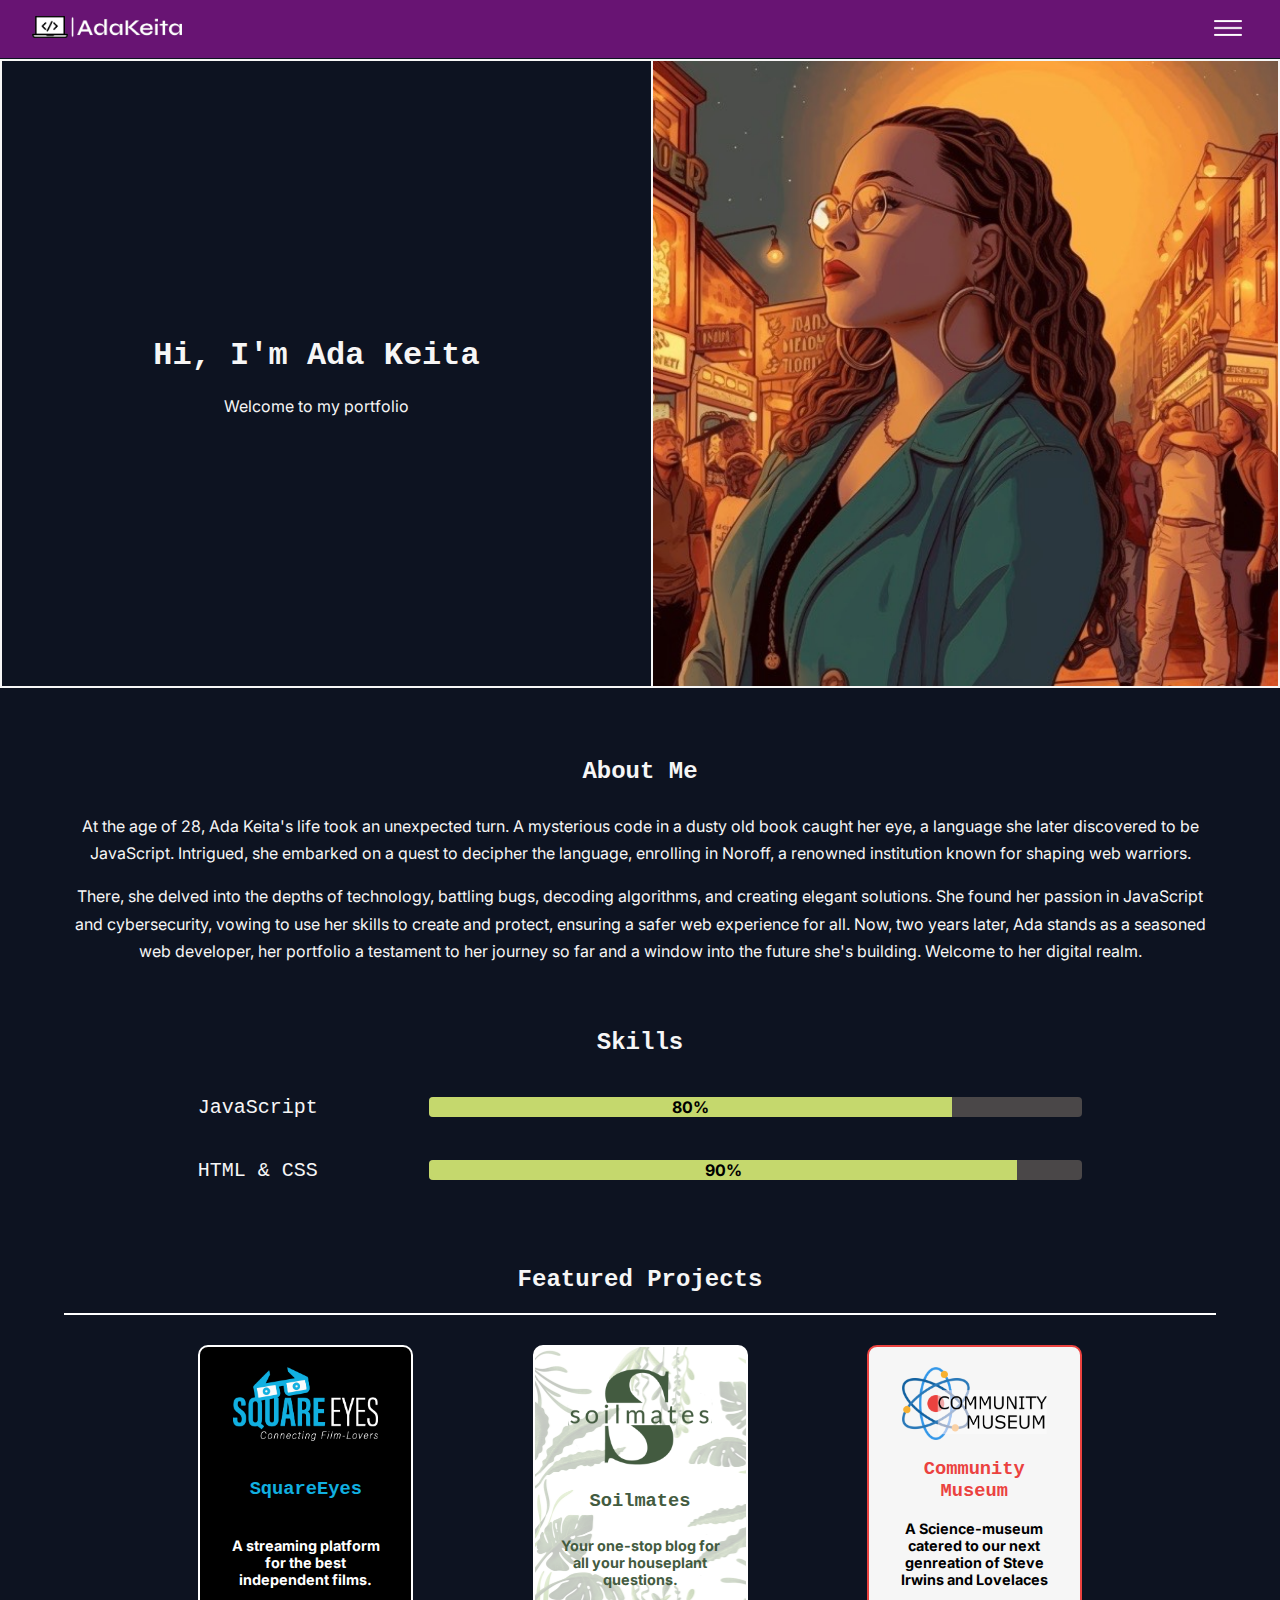
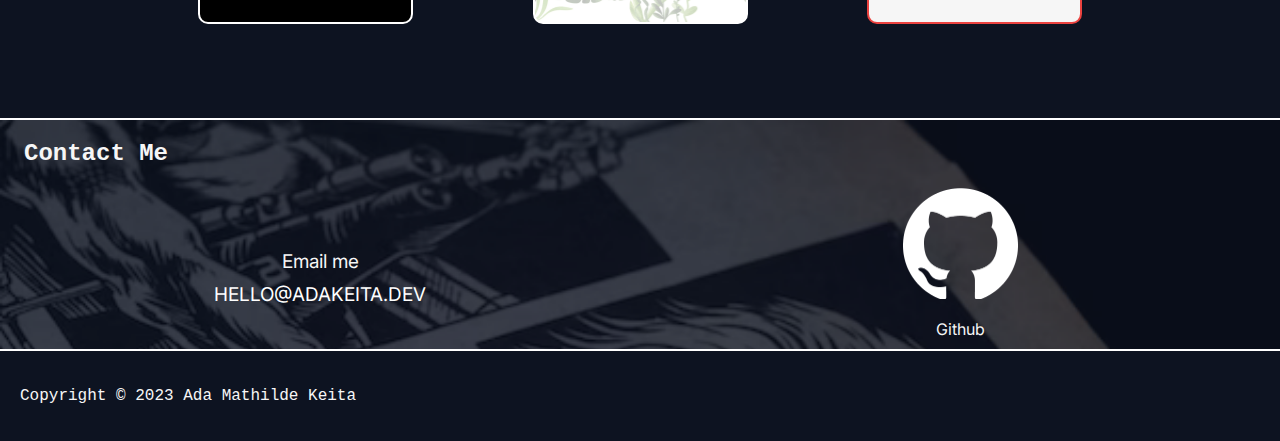
<file: index.html>
<!DOCTYPE html>
<html lang="en">

<head>
    <meta charset="UTF-8">
    <meta http-equiv="X-UA-Compatible" content="IE=edge">
    <meta name="viewport" content="width=device-width, initial-scale=1.0">
    <link rel="apple-touch-icon" sizes="180x180" href="/apple-touch-icon.png">
    <link rel="icon" type="image/png" sizes="32x32" href="/favicon-32x32.png">
    <link rel="icon" type="image/png" sizes="16x16" href="/favicon-16x16.png">
    <link rel="manifest" href="/site.webmanifest">
    <link rel="preconnect" href="https://fonts.googleapis.com">
    <link rel="preconnect" href="https://fonts.gstatic.com" crossorigin>
    <link href="https://fonts.googleapis.com/css2?family=Inter&family=Syne:wght@500&display=swap" rel="stylesheet">
    <link rel="stylesheet" href="styles/globals.css">
    <link rel="stylesheet" href="styles/header.css">
    <link rel="stylesheet" href="styles/styles.css">
    <link rel="stylesheet" href="styles/footer.css">
    <script type="module" src="scripts/init.js" defer></script>
    <title>Home|Adakeita</title>
</head>

<body>
    <header id="header">
        <div class="header-content">
            <section class="logo-burger-row">
                <section class="row-section">
                    <div class="logo-wrapper">
                        <a href="index.html">
                            <img src="logo/adakeita-logo.png" alt="logo" class="logo">
                        </a>
                    </div>
                </section>
                <section class="row-section">
                    <button class="menu-icon-wrapper" role="button">
                        <img role="menu" src="icons/bar.png" alt="menu-icon" class="menu-icon">
                    </button>
                </section>
            </section>
            <div class="nav-wrapper closed">
                <nav role="navigation" class="navigation">
                    <ul class="navlist">
                        <li class="nav-item"><a href="index.html" class="navitem-link">
                                Home
                            </a></li>
                        <li class="nav-item"><a href="projects.html" class="navitem-link">
                                projects
                            </a></li>
                    </ul>
                </nav>
            </div>
    </header>
    <main role="main" id="main" class="content-container">
        <section class="hero-section">
            <div class="hero-txt">
                <h1>Hi, I'm Ada Keita</h1>
                <p>Welcome to my portfolio</p>
            </div>
            <div class="hero-image-wrapper">
                <img class="hero-image" src="images/graphic-ada.JPG" alt="Graphic novel style image of yourself">
            </div>
        </section>
        <section class="about-me" role="article">
            <h2>About Me</h2>
            <p>
                At the age of 28, Ada Keita's life took an unexpected turn. A mysterious code in a dusty old book
                caught her eye, a language she later discovered to be JavaScript. Intrigued, she embarked on a quest to
                decipher the language, enrolling in Noroff, a renowned institution known for shaping web warriors.
            </p>
            <p>
                There, she delved into the depths of technology, battling bugs, decoding algorithms, and creating
                elegant solutions. She found her passion in JavaScript and cybersecurity, vowing to use her skills to
                create and protect, ensuring a safer web experience for all.

                Now, two years later, Ada stands as a seasoned web developer, her portfolio a testament to her journey
                so far and a window into the future she's building. Welcome to her digital realm.
            </p>
        </section>
        <section class="skills">
            <h2>Skills</h2>
            <div class="skill">
                <p>JavaScript</p>
                <div class="progress">
                    <div class="progress-bar" style="width: 80%;">80%</div>
                </div>
            </div>
            <div class="skill">
                <p>HTML & CSS</p>
                <div class="progress">
                    <div class="progress-bar" style="width: 90%;">90%</div>
                </div>
            </div>
        </section>
        <section class="featured-project">
            <h2 class="feature-header">Featured Projects</h2>
            <div class="featured-class-row">
                <a class="feature-link" href="https://casquareeyes.netlify.app/">
                    <div class="feature squareeyes">
                        <div class="squareeyes-logo-wrapper feat-logo-wrapper">
                            <img src="icons/logo-white-blue.png" alt="squareeyes-logo"
                                class="squareeyes-logo featured-logo">
                        </div>
                        <h3 class="project-title squareeyes-title">SquareEyes</h3>
                        <p class="project-description">A streaming platform for the best independent films.</p>
                    </div>
                </a>
                <a class="feature-link" href="https://noroffsoilmates.vercel.app/">
                    <div class="feature soilmates">
                        <div class="soilmates-logo-wrapper feat-logo-wrapper">
                            <img src="icons/soilmates-logo2.png" alt="soilmates-logo"
                                class="soilmates-logo featured-logo">
                        </div>
                        <h3 class="project-title soilmate-title">Soilmates</h3>
                        <p class="project-description">Your one-stop blog for all your houseplant questions.</p>
                    </div>
                </a>
                <a class="feature-link" href="https://communitymuseumsa.netlify.app/">
                    <div class="feature museum">
                        <div class="museum-logo-wrapper feat-logo-wrapper">
                            <img src="icons/museum.png" alt="museum-logo" class="museum-logo featured-logo">
                        </div>
                        <h3 class="project-title museum-title">Community Museum</h3>
                        <p class="project-description">A Science-museum catered to our next genreation of Steve Irwins
                            and
                            Lovelaces</p>
                    </div>
                </a>
            </div>
        </section>
        <section class="contact">
            <h2>Contact Me</h2>
            <div class="contact-row">
                <div class="email-wrapper">
                    <p class="email-p">
                        Email me
                    </p>
                    <a role="button" href="mailto:hello@adakeita.dev" aria-label="Send an email to hello@adakeita.dev">hello@adakeita.dev</a>
                </div>
                <div class="github-wrapper">
                    <div class="github-img-wrapper">
                        <a class="github-link" href="https://www.github.com/adakeita">
                            <img class="github-logo" src="images/github-mark-white.png" alt="github-logo">
                        </a>
                        <p class="github-txt">Github</p>
                    </div>
                </div>
            </div>
        </section>
    </main>
    <footer id="footer">
        <p>Copyright &copy; 2023 Ada Mathilde Keita</p>
    </footer>
</body>

</html>
</file>
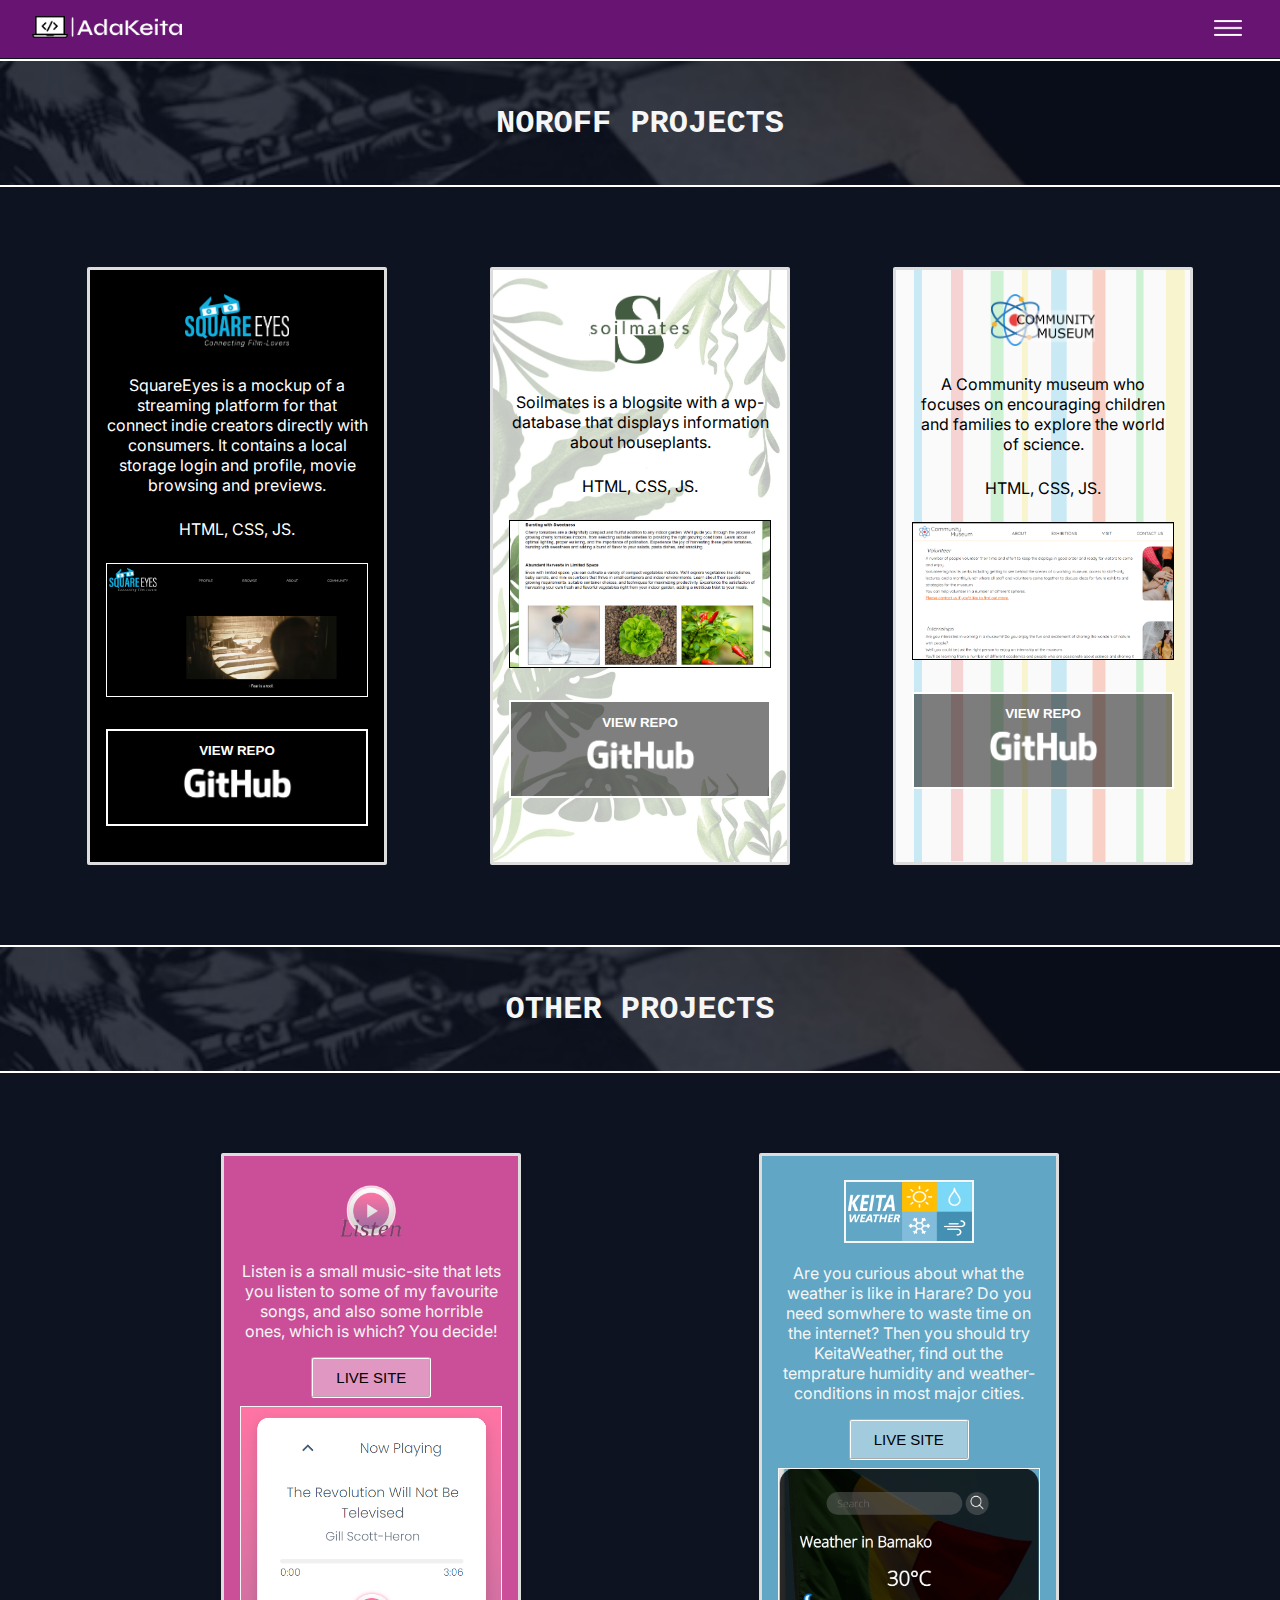
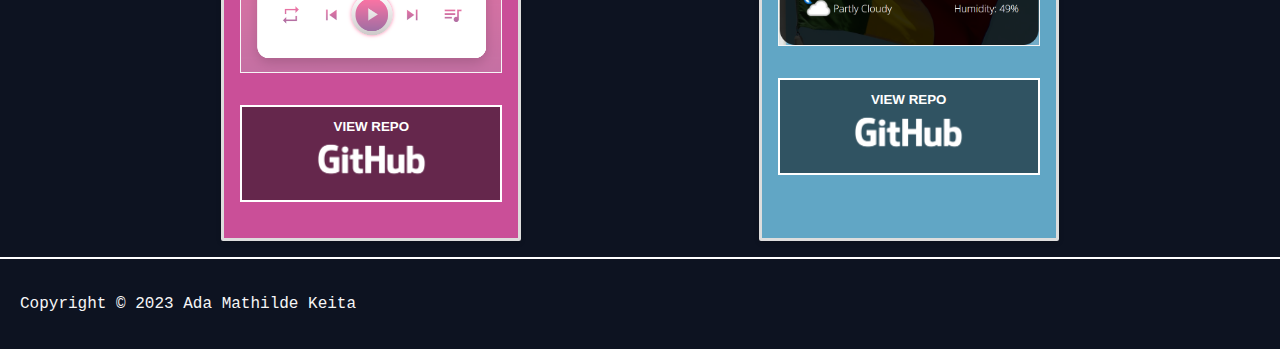
<file: projects.html>
<!DOCTYPE html>
<html lang="en">

<head>
    <meta charset="UTF-8">
    <meta http-equiv="X-UA-Compatible" content="IE=edge">
    <meta name="viewport" content="width=device-width, initial-scale=1.0">
    <link rel="apple-touch-icon" sizes="180x180" href="/apple-touch-icon.png">
    <link rel="icon" type="image/png" sizes="32x32" href="/favicon-32x32.png">
    <link rel="icon" type="image/png" sizes="16x16" href="/favicon-16x16.png">
    <link rel="manifest" href="/site.webmanifest">
    <link rel="preconnect" href="https://fonts.googleapis.com">
    <link rel="preconnect" href="https://fonts.gstatic.com" crossorigin>
    <link href="https://fonts.googleapis.com/css2?family=Inter&family=Syne:wght@500&display=swap" rel="stylesheet">
    <link rel="stylesheet" href="styles/globals.css">
    <link rel="stylesheet" href="styles/header.css">
    <link rel="stylesheet" href="styles/styles.css">
    <link rel="stylesheet" href="styles/footer.css">
    <script type="module" src="scripts/init.js" defer></script>
    <title>Home|Adakeita</title>
</head>

<body>
    <header id="header">
        <div class="header-content">
            <section class="logo-burger-row">
                <section class="row-section">
                    <div class="logo-wrapper">
                        <a href="index.html">
                            <img src="logo/adakeita-logo.png" alt="logo" class="logo">
                        </a>
                    </div>
                </section>
                <section class="row-section">
                    <button class="menu-icon-wrapper">
                        <img role="menu" src="icons/bar.png" alt="menu-icon" class="menu-icon">
                    </button>
                </section>
            </section>
            <div class="nav-wrapper closed">
                <nav role="navigation" class="navigation">
                    <ul class="navlist">
                        <li class="nav-item"><a href="index.html" class="navitem-link">
                                Home
                            </a></li>
                        <li class="nav-item"><a href="projects.html" class="navitem-link">
                                projects
                            </a></li>
                    </ul>
                </nav>
            </div>
    </header>
    <main role="main" id="main" class="content-container">
        <section class="noroff-projects">
            <h1 class="project-headers">Noroff Projects</h1>
            <div class="noroff-project-row">
                <div class="project-noroff squareeyes-noroff">
                    <div class="squareeyes-logo-wrapper-noroff logo-wrapper-noroff">
                        <img src="icons/logo-white-blue.png" alt="squareeyes-logo"
                            class="squareeyes-logo-noroff logo-noroff">
                    </div>
                    <p class="project-description-noroff">SquareEyes is a mockup of a streaming platform for that
                        connect indie
                        creators directly with consumers. It contains a local storage login and profile, movie browsing
                        and previews.</p>
                    <p class="project-stack">
                        HTML, CSS, JS.
                    </p>
                    <img src="scrshots/screenshot-squareeyes.png" alt="squareeeyes screenshot"
                        class="project-screenshot-noroff">
                    <button class="github-btn">
                        <a href="https://github.com/adakeita/squareeyes" class="project-link-noroff">View repo
                            <div class="github-link-icon">
                                <img src="/images/GitHub_Logo_White.png" alt="github-icon" class="github-">
                            </div>
                        </a>
                    </button>
                </div>
                <div class="project-noroff soilmates-noroff">
                    <div class="soilmates-logo-wrapper-noroff logo-wrapper-noroff">
                        <img src="icons/soilmates-logo2.png" alt="soilmates-logo"
                            class="soilmates-logo-noroff logo-noroff">
                    </div>
                    <p class="project-description-noroff">Soilmates is a blogsite with a wp-database that displays
                        information
                        about houseplants. </p>
                    <p class="project-stack">
                        HTML, CSS, JS.
                    </p>
                    <img src="scrshots/screenshot-soilmates.png" alt="soilmates screenshot"
                        class="project-screenshot-noroff">
                    <button class="github-btn">
                        <a href="https://github.com/Noroff-FEU-Assignments/project-exam-1-adakeita"
                            class="project-link-noroff">View repo
                            <div class="github-link-icon">
                                <img src="/images/GitHub_Logo_White.png" alt="github-icon" class="github-">
                            </div>
                        </a>
                    </button>
                </div>
                <div class="project-noroff museum-noroff">
                    <div class="museum-logo-wrapper-noroff logo-wrapper-noroff">
                        <img src="icons/museum.png" alt="scommunitymuseum-logo" class="museum-logo-noroff logo-noroff">
                    </div>
                    <p class="project-description-noroff">A Community museum who focuses on encouraging children and
                        families to explore the world of science.</p>
                    <p class="project-stack">
                        HTML, CSS, JS.
                    </p>
                    <img src="scrshots/screenshot-museum.png" alt="museum screenshot" class="project-screenshot-noroff">
                    <button class="github-btn">
                        <a href="https://github.com/adakeita/Museum" class="project-link-noroff">View repo
                            <div class="github-link-icon">
                                <img src="/images/GitHub_Logo_White.png" alt="github-icon" class="github-">
                            </div>
                        </a>
                    </button>
                </div>
            </div>
        </section>
        <section class="personal-projects">
            <h1 class="project-headers personal-header">Other Projects</h1>
            <div class="personal-project-row">
                <div class="project-personal musicapp">
                    <div class="musicapp-logo-wrapper personal-logo-wrapper">
                        <img src="icons/musicapp.png" alt="musicapp-logo" class="musicapp-logo logo-personal">
                    </div>
                    <p class="personal-project-description">
                        Listen is a small music-site that lets you listen to some of my favourite songs, and also some
                        horrible ones, which is which? You decide!
                    </p>
                    <a href="https://adakeitamusicproject.netlify.app/" class="view-live-site">
                        <button class="view-site">
                            Live Site
                        </button>
                    </a>
                    <img src="scrshots/screenshot-musicapp.png" alt="musicapp-screenshot"
                        class="project-screenshot-personal">
                    <button class="github-btn">
                        <a href="https://github.com/adakeita/musicapp" class="project-link-personal">View repo
                            <div class="github-link-icon">
                                <img src="/images/GitHub_Logo_White.png" alt="github-icon" class="github-">
                            </div>
                        </a>
                    </button>
                </div>
                <div class="project-personal keitaweather">
                    <div class="keitaweather-logo-wrapper personal-logo-wrapper">
                        <img src="icons/keitaweather.png" alt="keitaweather-logo"
                            class="keitaweather-logo logo-personal">
                    </div>
                    <p class="personal-project-description">
                        Are you curious about what the weather is like in Harare?
                        Do you need somwhere to waste time on the internet?
                        Then you should try KeitaWeather, find out the temprature humidity and weather-conditions in
                        most major cities.
                    </p>
                    <a href="https://keitaweather.netlify.app/" class="view-live-site">
                        <button class="view-site">
                            Live Site
                        </button>
                    </a>
                    <img src="scrshots/screenshot-keitaweather.png" alt="keitaweather-screenshot"
                        class="project-screenshot-personal">
                    <button class="github-btn">
                        <a href="https://github.com/adakeita/js1" class="project-link-personal">View repo
                            <div class="github-link-icon">
                                <img src="/images/GitHub_Logo_White.png" alt="github-icon" class="github-">
                            </div>
                        </a>
                    </button>
                </div>
            </div>
        </section>
        <div id="modal" class="modal">
            <span class="close">&times;</span>
            <div id="caption"></div>
            <img class="modal-content" id="modalImage">
        </div>
    </main>
    <footer id="footer">
        <p>Copyright &copy; 2023 Ada Mathilde Keita</p>
    </footer>
</body>

</html>
</file>
<file: styles/globals.css>
:root {
    --darkborder: #0d1321;
    --dark-bg: #0d1321;
    --light-bgr: #f6f6f6;
    --accent-color: #c5d86d;
    --secondary-color: #86615c;
    --tertiary-color: #afe0ce;
    --theme-green: #c5d86d;
    --yellowish: #ee892d;
    --brown: #86615c;
    --turquoise: #afe0ce;
    --transition: all 0.4s ease-in-out;
    --full-size: 100%;
}

* {
    text-decoration: none;
    list-style-type: none;
    -ms-overflow-style: none;
    scrollbar-width: none;
    box-sizing: border-box;
}

*::-webkit-scrollbar {
    display: none;
}

body {
    height: 100vh;
    overflow-x: hidden;
    margin: 0;
    background: var(--dark-bg);
    color: white;
    font-family: inter;
}

body a {
    text-transform: uppercase;
    color: white;
}

.content-container {
    background-color: var(--dark-bg);
    color: var(--light-bgr);
    margin: 0;
    padding: 0;
    min-height: 80vh;
    overflow: hidden;
}

h1,
h2,
h3,
h4 {
    font-family: "Courier", monospace;
    color: var(--light-bgr);
}

.modal {
    display: none;
    position: fixed;
    z-index: 1;
    padding-top: 100px;
    left: 0;
    top: 0;
    width: 100%;
    height: 100%; 
    overflow: auto; 
    background-color: rgb(0,0,0);
    background-color: rgba(0,0,0,0.9); 
}

.modal-content {
    margin: auto;
    display: block;
    width: 80%;
    max-width: 700px;
    
}

.close {
    position: absolute;
    top: 15px;
    right: 35px;
    color: #f1f1f1;
    font-size: 40px;
    font-weight: bold;
    transition: 0.3s;
  }
  
  .close:hover,
  .close:focus {
    color: #bbb;
    text-decoration: none;
    cursor: pointer;
  }

  #caption {
    text-align: center;
  }
</file>
<file: styles/header.css>
header {
    background: #681473;
    padding: 0;
    margin: 0 auto;
    border-bottom: 1px solid var(--darkborder);
    width: var(--full-size);
}

.header-content {
    height: var(--full-size);
    width: var(--full-size);
    display: flex;
    flex-direction: column;
}

.logo-burger-row {
    height: var(--full-size);
    width: 95%;
    display: flex;
    margin: 1em auto;
    align-items: center;
    justify-content: space-between;
}

.row-section {
    width: 50%;
    display: contents;
}

.logo-wrapper {
    width: 150px;
    height: var(--full-size);
}

.logo,
.menu-icon {
    width: var(--full-size);
    height: var(--full-size);
    object-fit: contain;
}

.menu-icon-wrapper {
    width: 40px;
    height: var(--full-size);
    background: none;
    border: none;
}

.menu-icon-wrapper:hover {
    cursor: pointer;
}

.nav-wrapper {
    opacity: 0;
    max-height: 0;
    overflow: hidden;
    transition: max-height 0.4s ease-in-out, opacity 0.4s ease-in-out;
}

.open {
    opacity: 1;
    max-height: 115px;
    transition: max-height 0.4s ease-in-out, opacity 0.4s ease-in-out;
}

.navlist {
    display: flex;
    flex-direction: column;
    align-items: flex-start;
    padding: 0em 2em;
}

.nav-item {
    width: var(--full-size);
}

nav a {
    color: white;
    font-size: 1.2em;
    text-shadow: 2px 2px 2px rgba(0, 0, 0, 0.5);
    display: block;
    height: 100%;
    padding: 0.6em 0em;
}

.nav-item a {
    transition: all 0.3s ease-in-out;
    text-indent: 2em;
    letter-spacing: 2.2px;
}

.nav-item a:hover {
    background-color: rgba(255, 255, 255, 0.178);
    text-indent: 1em;
    transition: text-indent 0.3s ease-in-out;
}

.nav-item a.active {
    border-left: 2px solid  rgba(255, 255, 255, 0.438);
    text-indent: 1em;
}
</file>
<file: styles/styles.css>
/*
INDEX
*/

.hero-section {
    display: flex;
    flex-direction: row;
    align-items: center;
    justify-content: center;
    text-align: center;
    gap: 20px;
    width: 100%;
    border-bottom: 2px solid;
    border-top: 2px solid;
    border-left: 2px solid;
}

.hero-txt {
    width: 50%;
}

.hero-image-wrapper {
    width: 50%;
    height: auto;
    border-left: 2px solid;
    border-right: 2px solid;
}

.hero-image {
    width: 100%;
    vertical-align: bottom;
}

.about-me,
.skills,
.featured-project,
.contact {
    margin: 4em auto;
    width: 90%;
    text-align: center;
}

.about-me {
    line-height: 1.7;
}

.skills {
    width: 85%;
    margin: auto;
}

.skill {
    display: flex;
    justify-content: space-evenly;
    gap: 10px;
    align-items: center;
}

.skill p {
    font-size: 20px;
    font-family: "Courier", monospace;
}

.progress {
    background-color: #91847775;
    border-radius: 4px;
    overflow: hidden;
    width: 60%;
}

.progress-bar {
    background-color: var(--accent-color);
    color: black;
    font-weight: bold;
    height: 20px;
}

.featured-project {
    margin: 4em auto;
}

.featured-class-row {
    display: flex;
    justify-content: space-evenly;
    padding: 30px;
    background-color: var(--dark-bg);
    border-top: 2px solid #ffffff;
}

.feature {
    display: flex;
    flex-direction: column;
    align-items: center;
    justify-content: space-between;
    padding: 20px;
    min-height: 230px;
    width: 215px;
    margin: 0px 15px;
    background-color: var(--light-bgr);
    border: 2px solid var(--secondary-color);
    border-radius: 10px;
    transition: all 0.3s ease;
    overflow: hidden;
}

.featured-class-row a {
    display: contents;
    text-transform: none;
    color: unset;
    font-weight: normal;
}

.feature p {
    font-weight: bold;
}

.feature:hover {
    transform: scale(1.1) rotate(3deg);
}

.feat-logo-wrapper {
    max-width: 85%;
    max-height: 100px;
    display: flex;
    align-items: center;
    justify-content: center;
}

.feature img {
    width: 100%;
    object-fit: contain;
}

.soilmates {
    background-image: url("../icons/sbgr.png");
    background-size: cover;
    color: #435b40;
    border-color: white;
}

.soilmate-title {
    color: #435b40;
}

.soilmates:hover {
    border-color: #435b40;
}

.squareeyes {
    background-color: black;
    color: white;
    border-color: white;
}

.squareeyes-title {
    color: #11b0e1;
}

.squareeyes:hover {
    border-color: #11b0e1;
}

.museum {
    color: black;
    border-color: #eb423f;
}

.museum-title {
    color: #eb423f;
}

.museum:hover {
    border-color: #f7b030;
}

.project-title {
    font-weight: bold;
    margin-bottom: 3px;
}

.project-description {
    font-size: 0.9em;
    text-align: center;
}

.contact {
    border-top: 2px solid white;
    margin: 0 auto;
    width: 100%;
    background-image: url("../images/contact-bgr.png");
    background-size: cover;
}

.contact h2 {
    text-align: left;
    margin-left: 1em;
}

.contact p {
    margin-bottom: 10px;
}

.contact-row {
    width: 100%;
    display: flex;
    flex-direction: row;
    max-height: 300px;
    align-items: center;
}

.github-wrapper {
    display: flex;
    justify-content: center;
    width: 50%;
    padding: 0px 15px;
    height: 100%;
}

.github-img-wrapper {
    width: 100%;
    max-width: 115px;
}

.github-logo {
    width: 100%;
}

.email-wrapper {
    padding: 0px 15px;
    width: 50%;
    height: 100%;
    font-size: 19px;
}

@media (max-width: 750px) {
    .featured-class-row {
        flex-direction: column;
    }

    .feature {
        margin: 20px auto;
        width: 65%;
    }
}

@media (max-width: 600px) {
    .hero-section {
        display: flex;
        flex-direction: column-reverse;
        align-items: center;
        justify-content: center;
        text-align: center;
        gap: 0;
        width: 100%;
        height: auto;
        border-bottom: 2px solid;
        border-top: 2px solid;
        border-left: none;
    }

    .hero-image-wrapper {
        width: 100%;
        height: 75%;
        border: none;
    }

    .hero-image {
        width: 100%;
        height: 100%;
        object-fit: cover;
        object-position: top;
    }

    .hero-txt {
        width: 100%;
        height: 25%;
        min-height: 165px;
        padding: 3em 0px;
        border-top: 2px solid;
    }

    .feature {
        margin: 20px auto;
        width: 85%;
    }

    .contact-row {
        flex-direction: column;
        max-height: 400px;
    }

    .email-wrapper,
    .github-wrapper {
        padding: 15px 0px;
        width: 100%;
    }
}

/*
Projects
*/

.project-headers {
    font-family: "Courier", monospace;
    height: 4em;
    text-transform: uppercase;
    margin: 0 0 2em 0;
    border-top: 2px solid white;
    border-bottom: 2px solid white;
    display: flex;
    align-items: center;
    justify-content: center;
    background-image: url("../images/contact-bgr.png");
    background-size: cover;
}

.project-noroff {
    background-color: #f9f9f9;
    border: 3px solid #ddd;
    border-radius: 2px;
    width: 100%;
    max-width: 300px;
    margin: 1em;
    padding: 1em;
    transition: all 0.3s ease;
}

.noroff-project-row {
    display: flex;
    align-items: stretch;
    justify-content: space-evenly;
}

.squareeyes-noroff {
    background-color: black;
    color: white;
}

.soilmates-noroff {
    background-image: url("../icons/sbgr.png");
    background-size: cover;
    color: black;
}

.museum-noroff {
    background-image: url("../icons/museum-bgr.png");
    background-size: cover;
}

.museum-noroff {
    color: black;
}

.project-noroff:hover {
    box-shadow: 3px 8px 10px rgb(0 0 0 / 50%);
    transform: rotate(2deg);
}

.project-description-noroff {
    font-size: 1em;
    margin: 1.5em 0;
    text-align: center;
}

.project-stack {
    text-align: center;
}

.project-screenshot-noroff {
    width: 100%;
    height: auto;
    margin: 0.5em 0;
    border: 1px solid;
}

.project-screenshot-noroff:hover {
    filter: grayscale();
    cursor: pointer;
}

.logo-wrapper-noroff {
    text-align: center;
    margin: 0.5em auto;
    width: 130px;
}

.logo-noroff {
    max-width: 80%;
}

.github-btn {
    background-color: rgba(0, 0, 0, 0.5);
    margin: 20px auto;
    width: 100%;
    border: 2px solid white;
}

.github-link-icon {
    width: 50%;
    margin: 0 auto;
}

.github- {
    width: 100%;
}

.project-link-noroff, .project-link-personal {
    display: block;
    font-weight: bold;
    color: white;
    text-decoration: none;
    margin: 0.5em auto;
    text-align: center;
    padding: 5px 0px;
    transition: all 0.3s ease-in-out;
}

.project-link-noroff:hover, .project-link-personal:hover {
    transform: scale(1.1);
    transition: all 0.3s ease-in-out;
}
/*
personal-projects
*/

.personal-header {
    margin: 2em 0em;
}
.project-personal {
    background-color: #f9f9f9;
    border: 3px solid #ddd;
    border-radius: 2px;
    width: 100%;
    max-width: 300px;
    margin: 1em;
    padding: 1em;
    box-shadow: 0 2px 5px rgba(0, 0, 0, 0.15);
    transition: box-shadow 0.3s ease-in-out, transform 0.3s ease;
}

.personal-project-row {
    text-align: center;
    display: flex;
    align-items: stretch;
    justify-content: space-evenly;
}

.musicapp {
    background-color: #ca4f98;
}

.keitaweather {
    background-color: #61a6c5;
}

.keitaweather-logo {
    border: 2px solid;
}

.project-personal:hover {
    box-shadow: 3px 8px 10px rgb(0 0 0 / 50%);
    transform: rotate(2deg);
}

.personal-logo-wrapper {
    text-align: center;
    margin: 0.5em auto;
    width: 130px;
}

.logo-personal {
    width: 100%;
}

.rickandapi-logo {
    border: 2px solid #4371;
}
.view-site {
    padding: 10px;
    background: rgba(255, 255, 255, 0.416);
    color: black;
    border: 2px groove white;
    border-radius: 3px;
    text-transform: uppercase;
    width: 8em;
    font-size: 15px;
    transition: all 0.3s ease-in-out;
}

.view-site:hover {
    cursor: pointer;
    color: white;
    transform: scale(1.04);
    
}

.project-screenshot-personal {
    width: 100%;
    height: auto;
    margin: 0.5em 0;
    border: 1px solid;
}

@media (max-width: 775px) {
    .noroff-project-row,
    .personal-project-row {
        align-items: center;
        justify-content: space-evenly;
        flex-direction: column;
    }
}

@media (min-width: 600px) {
    .project-noroff,
    .project-personal {
        width: calc(50% - 2em);
    }
}

@media (min-width: 900px) {
    .project-noroff,
    .project-personal {
        width: calc(33% - 2em);
    }
}
</file>
<file: styles/footer.css>
footer {
    background: var(--dark-bg);
    padding: 20px;
    border-top: 2px solid white;
    color: var(--light-bgr);
    text-align: center;
    font-family: "Courier", monospace;
}

footer p {
    text-align: left;
}

@media (max-width: 750px) {
    footer p {
        text-align: center;
    }
}
</file>
